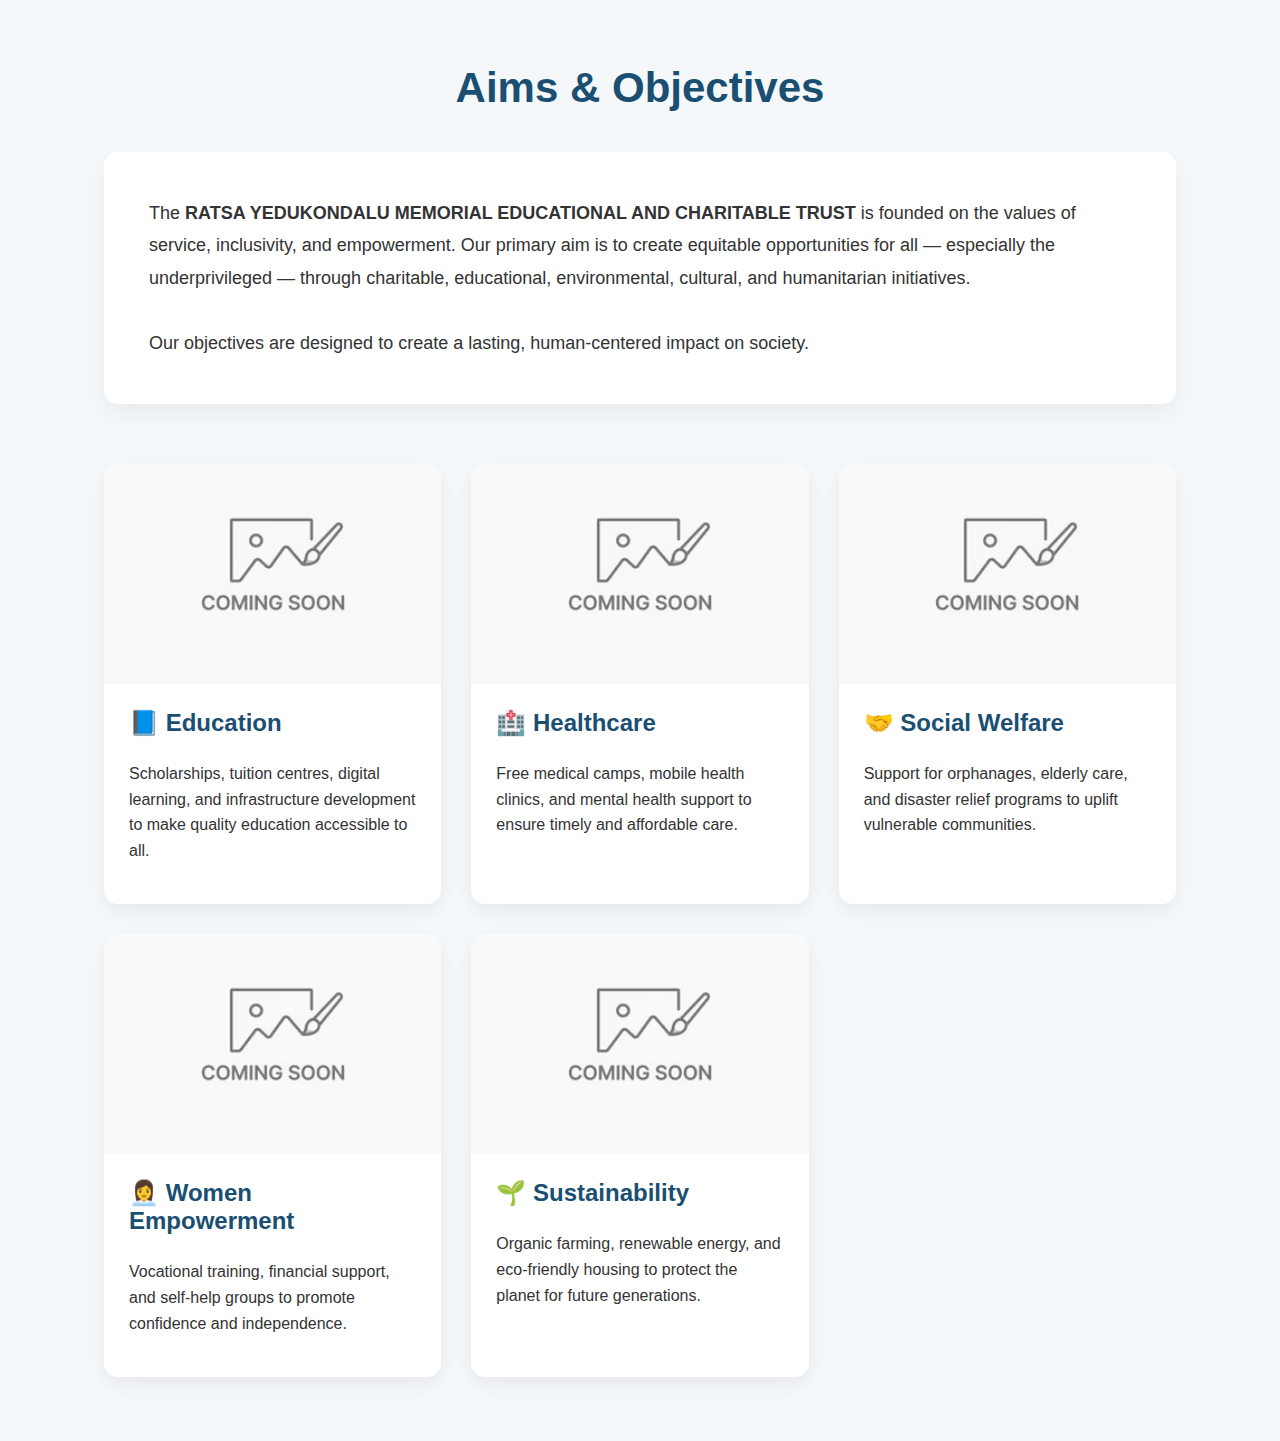
<file: sections/aims&objective.html>
<!doctype html>
<html lang="en">
  <head>
    <meta charset="UTF-8" />
    <meta name="viewport" content="width=device-width, initial-scale=1.0" />
    <title>Aims & Objectives</title>

    <style>
      * {
        box-sizing: border-box;
      }

      body {
        margin: 0;
        font-family: "Segoe UI", sans-serif;
        background: #f4f8fb;
        color: #333;
      }

      .container {
        max-width: 1200px;
        margin: auto;
        padding: 5vw;
      }

      .section-title {
        text-align: center;
        font-size: clamp(30px, 4vw, 42px);
        color: #1a4f72;
        margin-bottom: 40px;
        font-weight: bold;
      }

      /* Intro */
      .intro-box {
        background: white;
        padding: clamp(25px, 4vw, 45px);
        border-radius: 14px;
        box-shadow: 0 10px 25px rgba(0, 0, 0, 0.05);
        line-height: 1.8;
        font-size: clamp(16px, 2vw, 18px);
      }

      /* Grid */
      .objective-grid {
        display: grid;
        grid-template-columns: repeat(auto-fit, minmax(260px, 1fr));
        gap: 30px;
        margin-top: 60px;
      }

      /* Card */
      .objective-card {
        background: white;
        border-radius: 14px;
        overflow: hidden;
        box-shadow: 0 8px 20px rgba(0, 0, 0, 0.06);
        transition: 0.3s;
        display: flex;
        flex-direction: column;
      }

      .objective-card:hover {
        transform: translateY(-6px);
      }

      /* Images */
      .objective-card img {
        width: 100%;
        height: 220px;
        object-fit: cover;
      }

      /* Content */
      .objective-content {
        padding: 25px;
      }

      .objective-content h3 {
        margin-top: 0;
        color: #1a4f72;
        font-size: clamp(20px, 2.5vw, 24px);
      }

      .objective-content p {
        font-size: clamp(15px, 2vw, 16px);
        line-height: 1.6;
      }

      /* Mobile */
      @media (max-width: 600px) {
        .objective-card img {
          height: 200px;
        }
      }
    </style>
  </head>

  <body>
    <div class="container">
      <div class="section-title">Aims & Objectives</div>

      <div class="intro-box">
        The
        <strong
          >RATSA YEDUKONDALU MEMORIAL EDUCATIONAL AND CHARITABLE TRUST</strong
        >
        is founded on the values of service, inclusivity, and empowerment. Our
        primary aim is to create equitable opportunities for all — especially
        the underprivileged — through charitable, educational, environmental,
        cultural, and humanitarian initiatives. <br /><br />
        Our objectives are designed to create a lasting, human-centered impact
        on society.
      </div>

      <div class="objective-grid">
        <div class="objective-card">
          <img src="../res/placeholder.jpg" alt="" />
          <div class="objective-content">
            <h3>📘 Education</h3>
            <p>
              Scholarships, tuition centres, digital learning, and
              infrastructure development to make quality education accessible to
              all.
            </p>
          </div>
        </div>

        <div class="objective-card">
          <img src="../res/placeholder.jpg" alt="" />
          <div class="objective-content">
            <h3>🏥 Healthcare</h3>
            <p>
              Free medical camps, mobile health clinics, and mental health
              support to ensure timely and affordable care.
            </p>
          </div>
        </div>

        <div class="objective-card">
          <img src="../res/placeholder.jpg" alt="" />
          <div class="objective-content">
            <h3>🤝 Social Welfare</h3>
            <p>
              Support for orphanages, elderly care, and disaster relief programs
              to uplift vulnerable communities.
            </p>
          </div>
        </div>

        <div class="objective-card">
          <img src="../res/placeholder.jpg" alt="" />
          <div class="objective-content">
            <h3>👩‍💼 Women Empowerment</h3>
            <p>
              Vocational training, financial support, and self-help groups to
              promote confidence and independence.
            </p>
          </div>
        </div>

        <div class="objective-card">
          <img src="../res/placeholder.jpg" alt="" />
          <div class="objective-content">
            <h3>🌱 Sustainability</h3>
            <p>
              Organic farming, renewable energy, and eco-friendly housing to
              protect the planet for future generations.
            </p>
          </div>
        </div>
      </div>
    </div>
  </body>
</html>
</file>
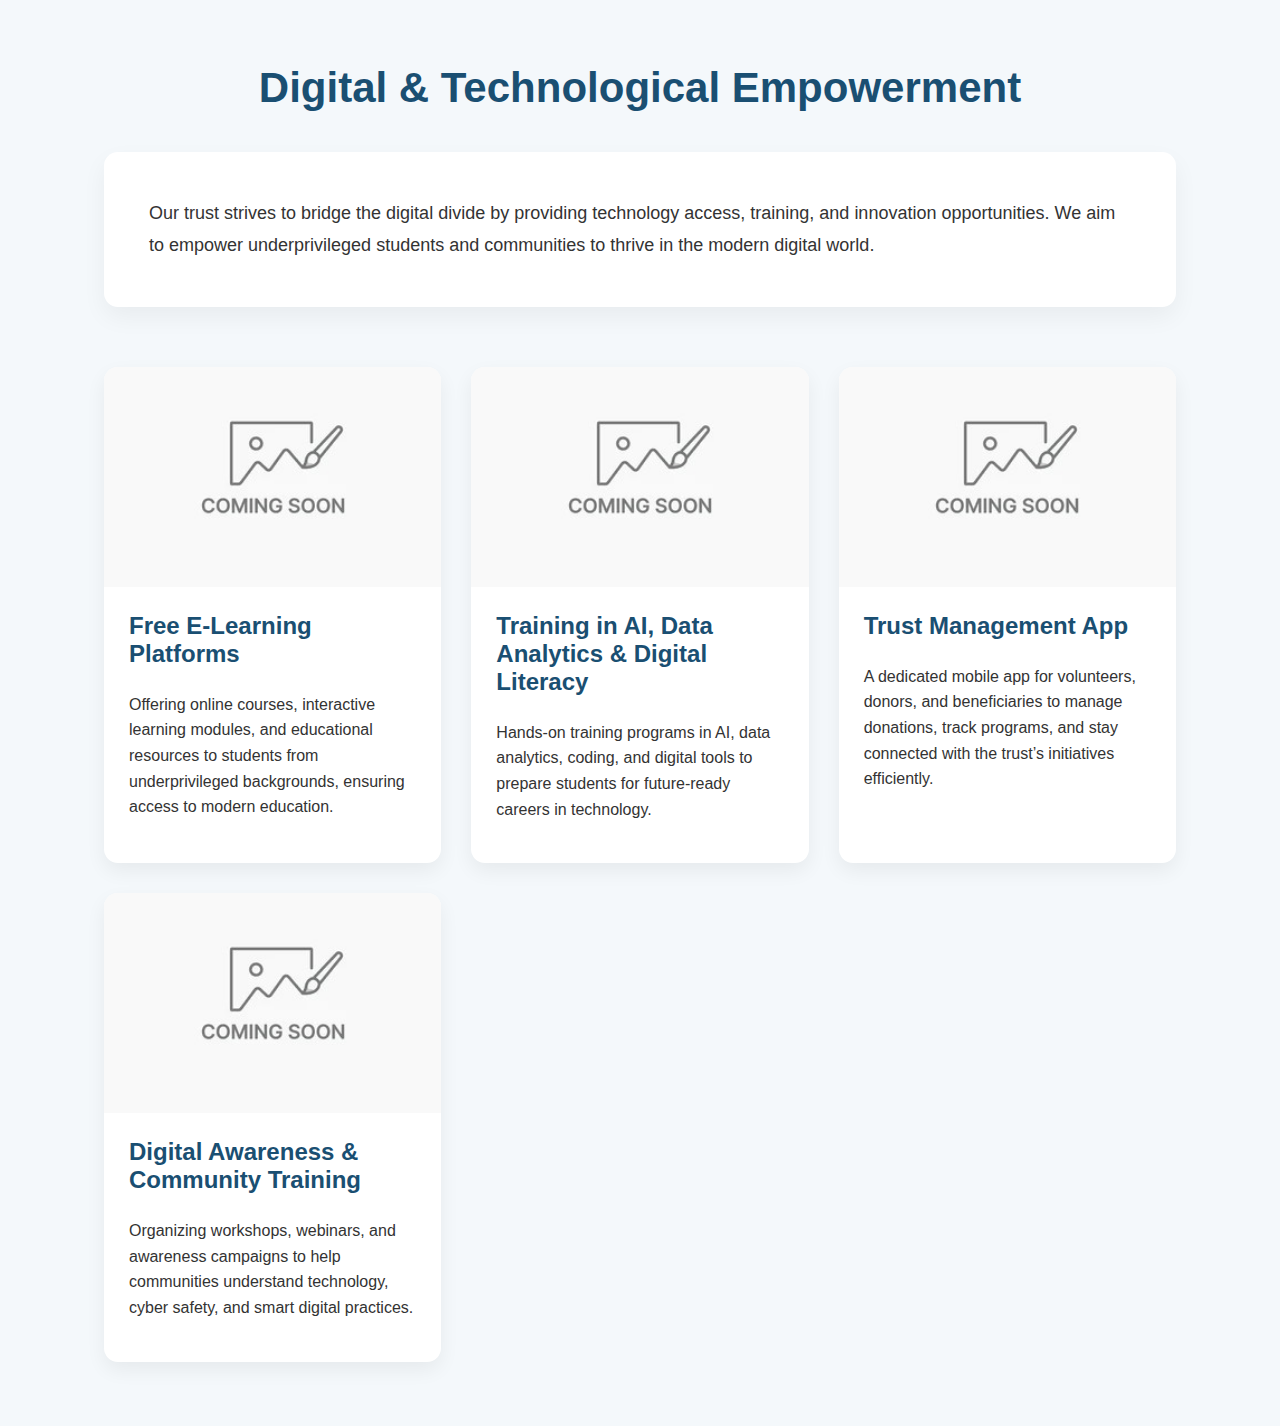
<file: sections/Digital_&_Technological_Empowerment.html>
<!doctype html>
<html lang="en">
  <head>
    <meta charset="UTF-8" />
    <meta name="viewport" content="width=device-width, initial-scale=1.0" />
    <title>Digital & Technological Empowerment</title>

    <style>
      * {
        box-sizing: border-box;
      }

      body {
        margin: 0;
        font-family: "Segoe UI", sans-serif;
        background: #f4f8fb;
        color: #333;
      }

      .container {
        max-width: 1200px;
        margin: auto;
        padding: 5vw;
      }

      .section-title {
        text-align: center;
        font-size: clamp(30px, 4vw, 42px);
        color: #1a4f72;
        margin-bottom: 40px;
        font-weight: bold;
      }

      /* Intro box */
      .intro-box {
        background: white;
        padding: clamp(25px, 4vw, 45px);
        border-radius: 14px;
        box-shadow: 0 10px 25px rgba(0, 0, 0, 0.05);
        line-height: 1.8;
        font-size: clamp(16px, 2vw, 18px);
        margin-bottom: 60px;
      }

      /* Grid */
      .digital-grid {
        display: grid;
        grid-template-columns: repeat(auto-fit, minmax(260px, 1fr));
        gap: 30px;
      }

      /* Card */
      .digital-card {
        background: white;
        border-radius: 14px;
        overflow: hidden;
        box-shadow: 0 8px 20px rgba(0, 0, 0, 0.06);
        transition:
          transform 0.3s ease,
          box-shadow 0.3s ease;
        display: flex;
        flex-direction: column;
        cursor: pointer;
      }

      .digital-card:hover {
        transform: translateY(-6px);
        box-shadow: 0 12px 30px rgba(0, 0, 0, 0.12);
      }

      /* Image */
      .digital-card img {
        width: 100%;
        height: 220px;
        object-fit: cover;
        transition: transform 0.3s ease;
      }

      .digital-card:hover img {
        transform: scale(1.08);
      }

      /* Content */
      .digital-content {
        padding: 25px;
      }

      .digital-content h3 {
        margin-top: 0;
        color: #1a4f72;
        font-size: clamp(20px, 2.5vw, 24px);
      }

      .digital-content p {
        font-size: clamp(15px, 2vw, 16px);
        line-height: 1.6;
      }

      /* Mobile */
      @media (max-width: 600px) {
        .digital-card img {
          height: 200px;
        }
      }
    </style>
  </head>

  <body>
    <div class="container">
      <div class="section-title">Digital & Technological Empowerment</div>

      <div class="intro-box">
        Our trust strives to bridge the digital divide by providing technology
        access, training, and innovation opportunities. We aim to empower
        underprivileged students and communities to thrive in the modern digital
        world.
      </div>

      <div class="digital-grid">
        <div class="digital-card">
          <img src="../res/placeholder.jpg" alt="E-Learning Platforms" />
          <div class="digital-content">
            <h3>Free E-Learning Platforms</h3>
            <p>
              Offering online courses, interactive learning modules, and
              educational resources to students from underprivileged
              backgrounds, ensuring access to modern education.
            </p>
          </div>
        </div>

        <div class="digital-card">
          <img src="../res/placeholder.jpg" alt="Digital Skills Training" />
          <div class="digital-content">
            <h3>Training in AI, Data Analytics & Digital Literacy</h3>
            <p>
              Hands-on training programs in AI, data analytics, coding, and
              digital tools to prepare students for future-ready careers in
              technology.
            </p>
          </div>
        </div>

        <div class="digital-card">
          <img src="../res/placeholder.jpg" alt="Trust Management App" />
          <div class="digital-content">
            <h3>Trust Management App</h3>
            <p>
              A dedicated mobile app for volunteers, donors, and beneficiaries
              to manage donations, track programs, and stay connected with the
              trust’s initiatives efficiently.
            </p>
          </div>
        </div>

        <div class="digital-card">
          <img src="../res/placeholder.jpg" alt="Digital Awareness Programs" />
          <div class="digital-content">
            <h3>Digital Awareness & Community Training</h3>
            <p>
              Organizing workshops, webinars, and awareness campaigns to help
              communities understand technology, cyber safety, and smart digital
              practices.
            </p>
          </div>
        </div>
      </div>
    </div>
  </body>
</html>
</file>
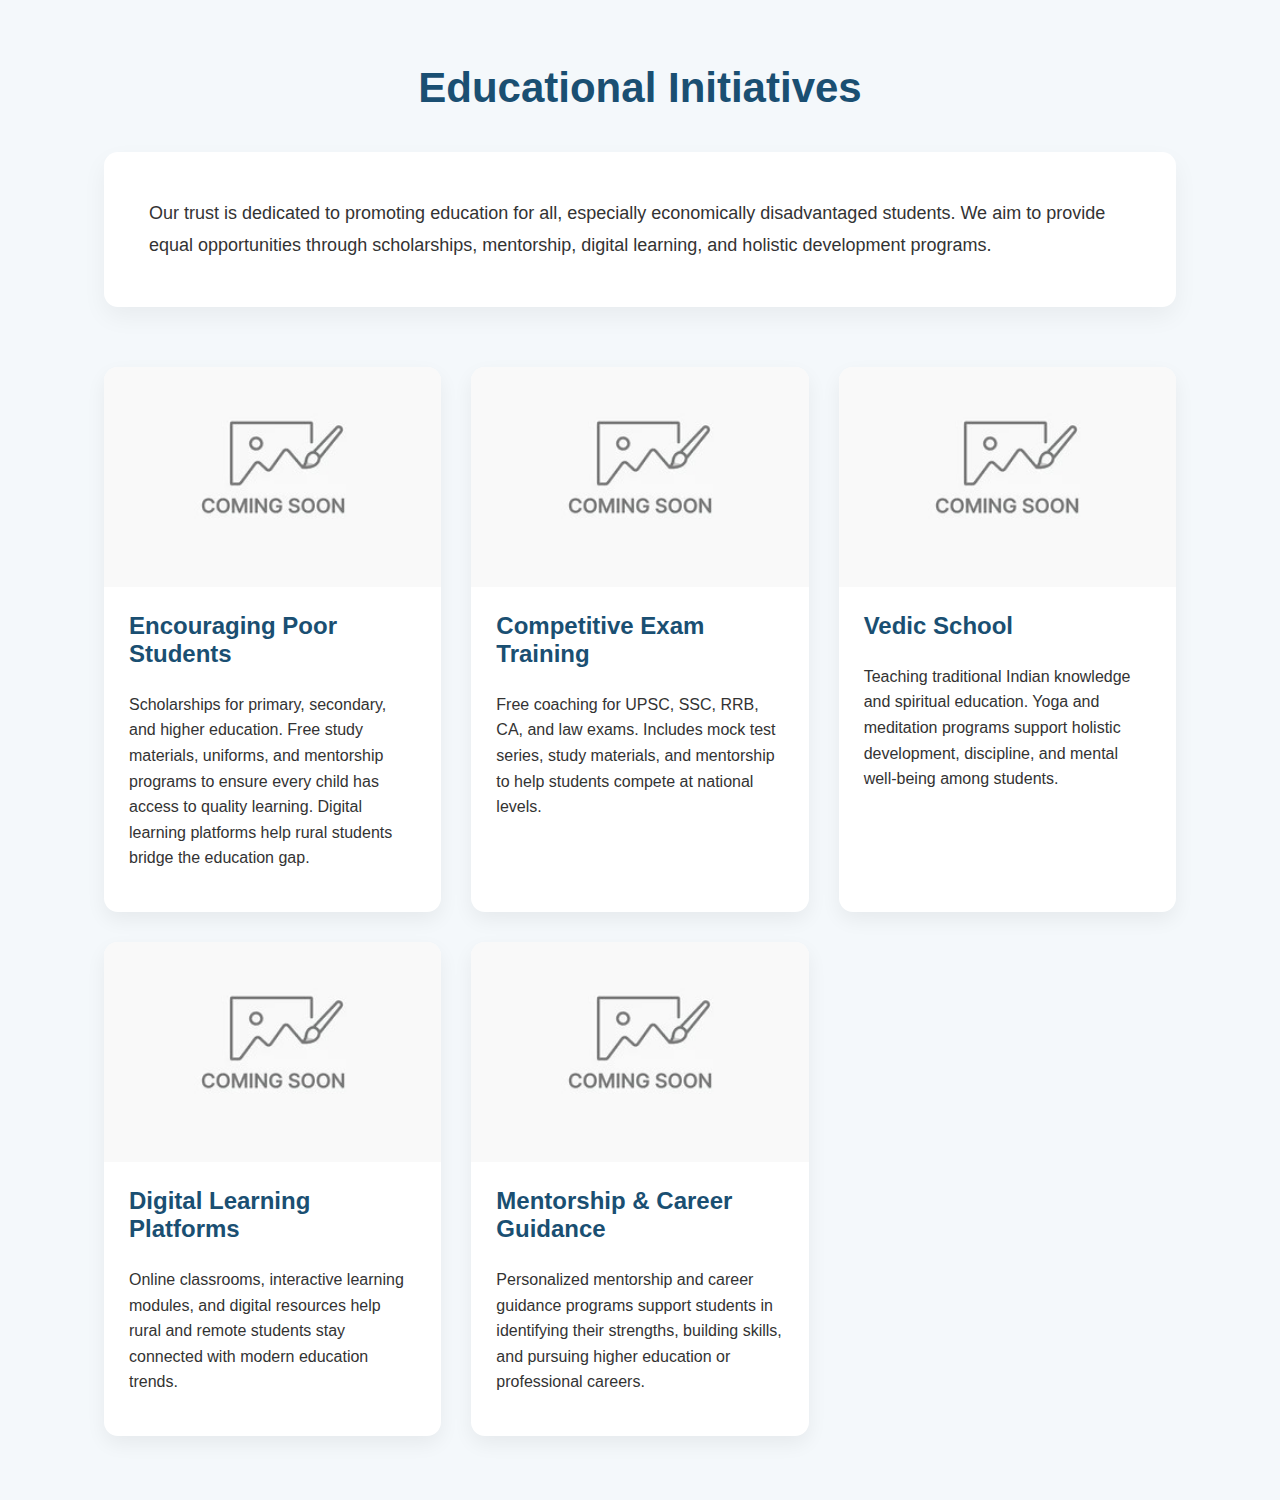
<file: sections/educationalInitiatives.html>
<!doctype html>
<html lang="en">
  <head>
    <meta charset="UTF-8" />
    <meta name="viewport" content="width=device-width, initial-scale=1.0" />
    <title>Educational Initiatives</title>

    <style>
      * {
        box-sizing: border-box;
      }

      body {
        margin: 0;
        font-family: "Segoe UI", sans-serif;
        background: #f4f8fb;
        color: #333;
      }

      .container {
        max-width: 1200px;
        margin: auto;
        padding: 5vw;
      }

      .section-title {
        text-align: center;
        font-size: clamp(30px, 4vw, 42px);
        color: #1a4f72;
        margin-bottom: 40px;
        font-weight: bold;
      }

      /* Intro box */
      .intro-box {
        background: white;
        padding: clamp(25px, 4vw, 45px);
        border-radius: 14px;
        box-shadow: 0 10px 25px rgba(0, 0, 0, 0.05);
        line-height: 1.8;
        font-size: clamp(16px, 2vw, 18px);
        margin-bottom: 60px;
      }

      /* Grid */
      .initiative-grid {
        display: grid;
        grid-template-columns: repeat(auto-fit, minmax(260px, 1fr));
        gap: 30px;
      }

      /* Card */
      .initiative-card {
        background: white;
        border-radius: 14px;
        overflow: hidden;
        box-shadow: 0 8px 20px rgba(0, 0, 0, 0.06);
        transition:
          transform 0.3s ease,
          box-shadow 0.3s ease;
        display: flex;
        flex-direction: column;
        cursor: pointer;
      }

      .initiative-card:hover {
        transform: translateY(-6px);
        box-shadow: 0 12px 30px rgba(0, 0, 0, 0.12);
      }

      /* Image */
      .initiative-card img {
        width: 100%;
        height: 220px;
        object-fit: cover;
        transition: transform 0.3s ease;
      }

      .initiative-card:hover img {
        transform: scale(1.08);
      }

      /* Content */
      .initiative-content {
        padding: 25px;
      }

      .initiative-content h3 {
        margin-top: 0;
        color: #1a4f72;
        font-size: clamp(20px, 2.5vw, 24px);
      }

      .initiative-content p {
        font-size: clamp(15px, 2vw, 16px);
        line-height: 1.6;
      }

      /* Mobile */
      @media (max-width: 600px) {
        .initiative-card img {
          height: 200px;
        }
      }
    </style>
  </head>

  <body>
    <div class="container">
      <div class="section-title">Educational Initiatives</div>

      <div class="intro-box">
        Our trust is dedicated to promoting education for all, especially
        economically disadvantaged students. We aim to provide equal
        opportunities through scholarships, mentorship, digital learning, and
        holistic development programs.
      </div>

      <div class="initiative-grid">
        <div class="initiative-card">
          <img src="../res/placeholder.jpg" alt="Scholarships" />
          <div class="initiative-content">
            <h3>Encouraging Poor Students</h3>
            <p>
              Scholarships for primary, secondary, and higher education. Free
              study materials, uniforms, and mentorship programs to ensure every
              child has access to quality learning. Digital learning platforms
              help rural students bridge the education gap.
            </p>
          </div>
        </div>

        <div class="initiative-card">
          <img src="../res/placeholder.jpg" alt="Competitive Exam Training" />
          <div class="initiative-content">
            <h3>Competitive Exam Training</h3>
            <p>
              Free coaching for UPSC, SSC, RRB, CA, and law exams. Includes mock
              test series, study materials, and mentorship to help students
              compete at national levels.
            </p>
          </div>
        </div>

        <div class="initiative-card">
          <img src="../res/placeholder.jpg" alt="Vedic School" />
          <div class="initiative-content">
            <h3>Vedic School</h3>
            <p>
              Teaching traditional Indian knowledge and spiritual education.
              Yoga and meditation programs support holistic development,
              discipline, and mental well-being among students.
            </p>
          </div>
        </div>

        <div class="initiative-card">
          <img src="../res/placeholder.jpg" alt="Digital Learning" />
          <div class="initiative-content">
            <h3>Digital Learning Platforms</h3>
            <p>
              Online classrooms, interactive learning modules, and digital
              resources help rural and remote students stay connected with
              modern education trends.
            </p>
          </div>
        </div>

        <div class="initiative-card">
          <img src="../res/placeholder.jpg" alt="Mentorship Programs" />
          <div class="initiative-content">
            <h3>Mentorship & Career Guidance</h3>
            <p>
              Personalized mentorship and career guidance programs support
              students in identifying their strengths, building skills, and
              pursuing higher education or professional careers.
            </p>
          </div>
        </div>
      </div>
    </div>
  </body>
</html>
</file>
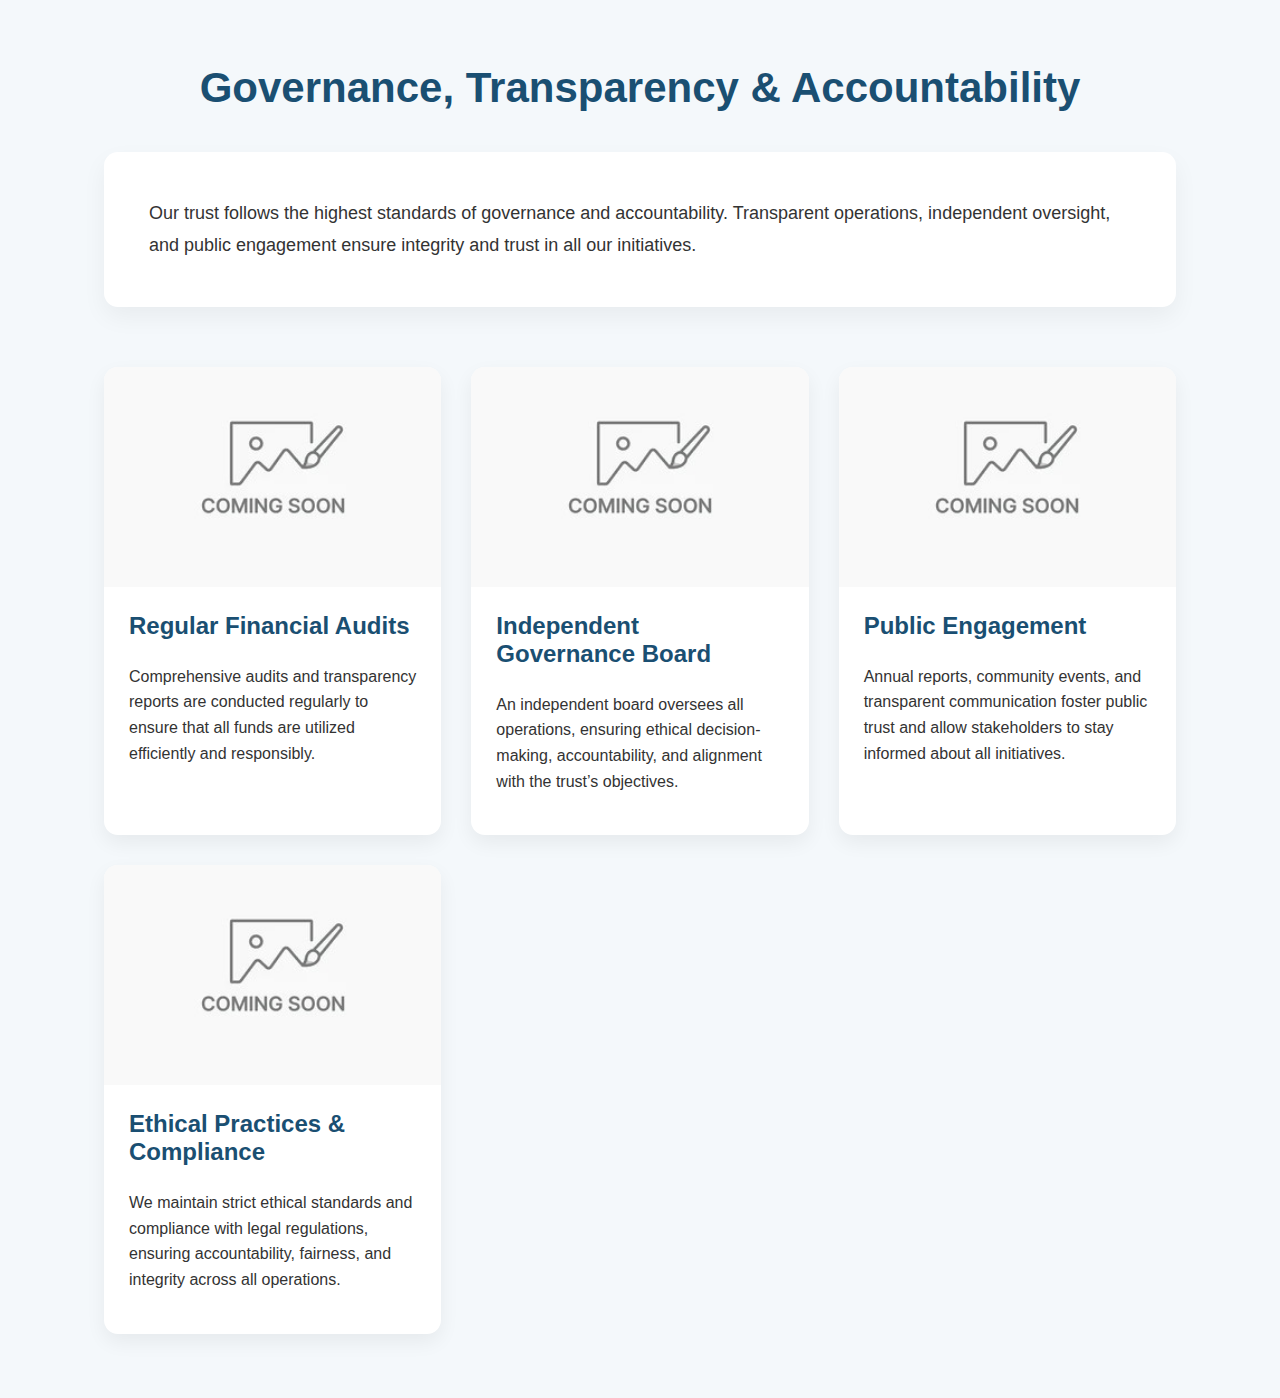
<file: sections/Governance.html>
<!doctype html>
<html lang="en">
  <head>
    <meta charset="UTF-8" />
    <meta name="viewport" content="width=device-width, initial-scale=1.0" />
    <title>Governance, Transparency & Accountability</title>

    <style>
      * {
        box-sizing: border-box;
      }

      body {
        margin: 0;
        font-family: "Segoe UI", sans-serif;
        background: #f4f8fb;
        color: #333;
      }

      .container {
        max-width: 1200px;
        margin: auto;
        padding: 5vw;
      }

      .section-title {
        text-align: center;
        font-size: clamp(30px, 4vw, 42px);
        color: #1a4f72;
        margin-bottom: 40px;
        font-weight: bold;
      }

      /* Intro box */
      .intro-box {
        background: white;
        padding: clamp(25px, 4vw, 45px);
        border-radius: 14px;
        box-shadow: 0 10px 25px rgba(0, 0, 0, 0.05);
        line-height: 1.8;
        font-size: clamp(16px, 2vw, 18px);
        margin-bottom: 60px;
      }

      /* Grid */
      .governance-grid {
        display: grid;
        grid-template-columns: repeat(auto-fit, minmax(260px, 1fr));
        gap: 30px;
      }

      /* Card */
      .governance-card {
        background: white;
        border-radius: 14px;
        overflow: hidden;
        box-shadow: 0 8px 20px rgba(0, 0, 0, 0.06);
        transition:
          transform 0.3s ease,
          box-shadow 0.3s ease;
        display: flex;
        flex-direction: column;
        cursor: pointer;
      }

      .governance-card:hover {
        transform: translateY(-6px);
        box-shadow: 0 12px 30px rgba(0, 0, 0, 0.12);
      }

      /* Image */
      .governance-card img {
        width: 100%;
        height: 220px;
        object-fit: cover;
        transition: transform 0.3s ease;
      }

      .governance-card:hover img {
        transform: scale(1.08);
      }

      /* Content */
      .governance-content {
        padding: 25px;
      }

      .governance-content h3 {
        margin-top: 0;
        color: #1a4f72;
        font-size: clamp(20px, 2.5vw, 24px);
      }

      .governance-content p {
        font-size: clamp(15px, 2vw, 16px);
        line-height: 1.6;
      }

      /* Mobile */
      @media (max-width: 600px) {
        .governance-card img {
          height: 200px;
        }
      }
    </style>
  </head>

  <body>
    <div class="container">
      <div class="section-title">Governance, Transparency & Accountability</div>

      <div class="intro-box">
        Our trust follows the highest standards of governance and
        accountability. Transparent operations, independent oversight, and
        public engagement ensure integrity and trust in all our initiatives.
      </div>

      <div class="governance-grid">
        <div class="governance-card">
          <img src="../res/placeholder.jpg" alt="Financial Audits" />
          <div class="governance-content">
            <h3>Regular Financial Audits</h3>
            <p>
              Comprehensive audits and transparency reports are conducted
              regularly to ensure that all funds are utilized efficiently and
              responsibly.
            </p>
          </div>
        </div>

        <div class="governance-card">
          <img
            src="../res/placeholder.jpg"
            alt="Independent Governance Board"
          />
          <div class="governance-content">
            <h3>Independent Governance Board</h3>
            <p>
              An independent board oversees all operations, ensuring ethical
              decision-making, accountability, and alignment with the trust’s
              objectives.
            </p>
          </div>
        </div>

        <div class="governance-card">
          <img src="../res/placeholder.jpg" alt="Public Engagement" />
          <div class="governance-content">
            <h3>Public Engagement</h3>
            <p>
              Annual reports, community events, and transparent communication
              foster public trust and allow stakeholders to stay informed about
              all initiatives.
            </p>
          </div>
        </div>

        <div class="governance-card">
          <img src="../res/placeholder.jpg" alt="Ethical Practices" />
          <div class="governance-content">
            <h3>Ethical Practices & Compliance</h3>
            <p>
              We maintain strict ethical standards and compliance with legal
              regulations, ensuring accountability, fairness, and integrity
              across all operations.
            </p>
          </div>
        </div>
      </div>
    </div>
  </body>
</html>
</file>
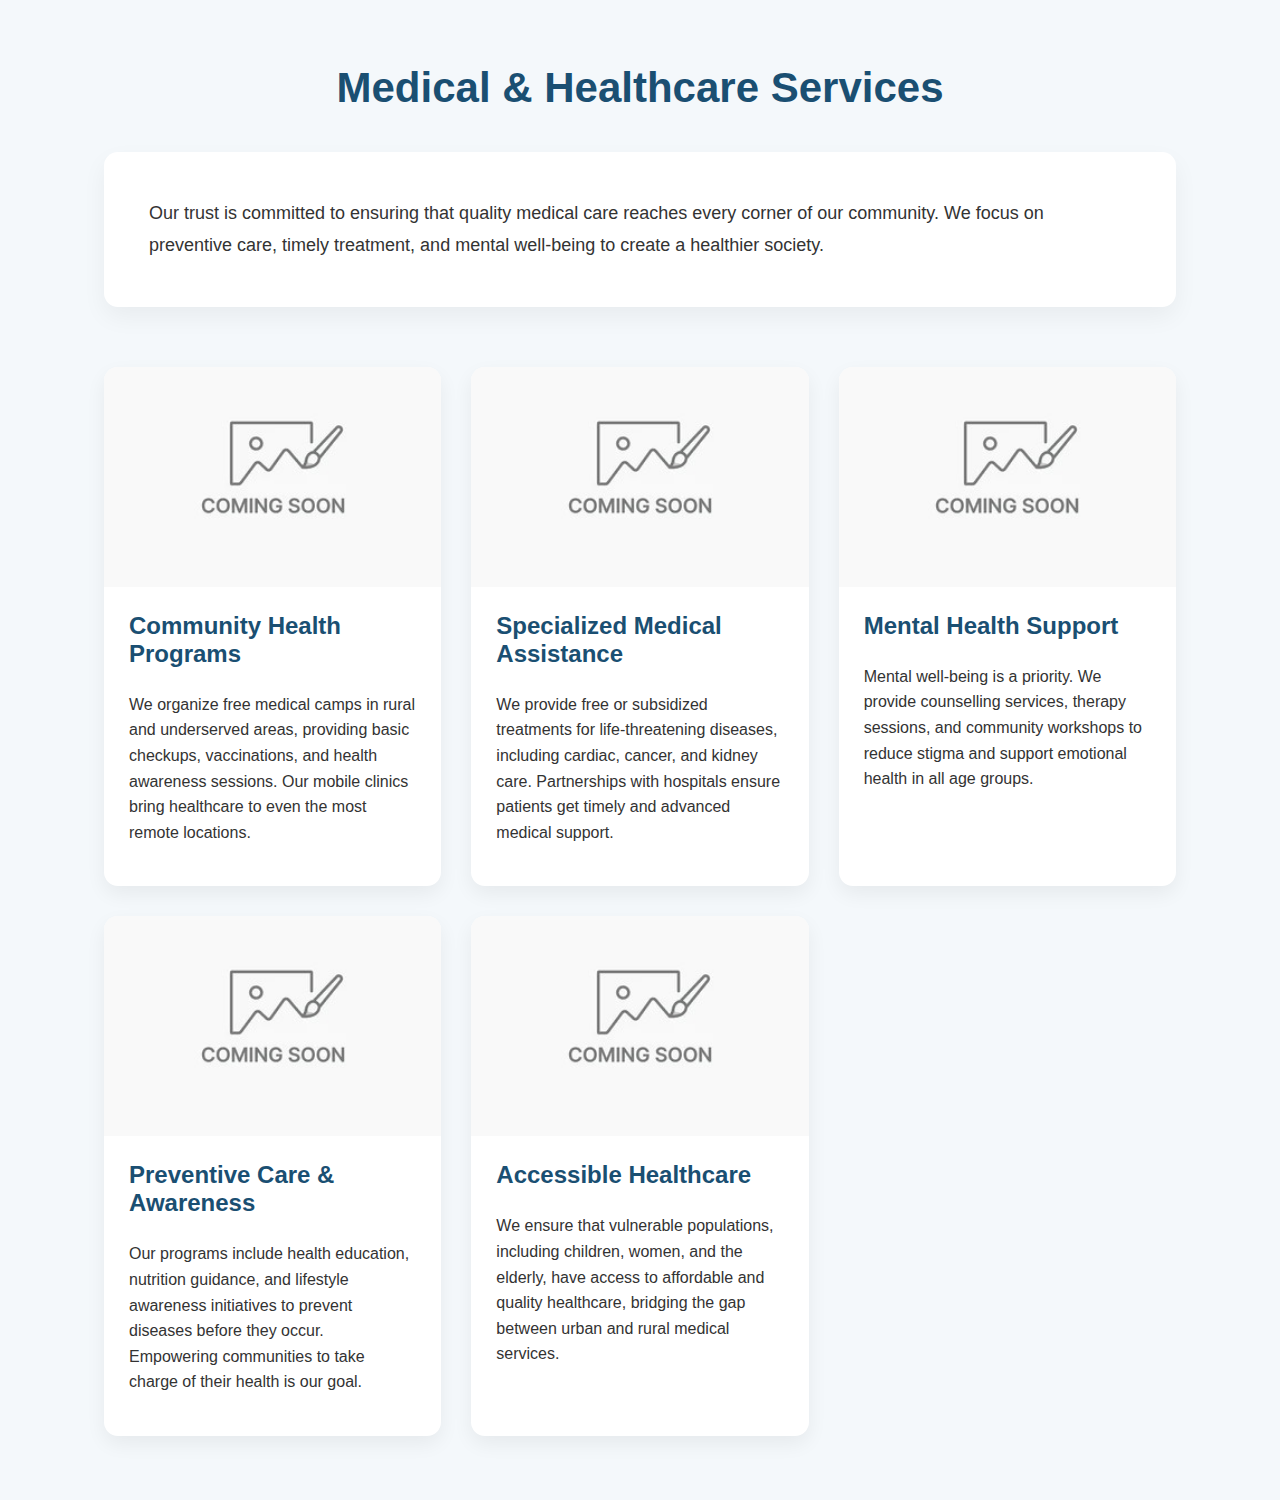
<file: sections/healthServices.html>
<!doctype html>
<html lang="en">
  <head>
    <meta charset="UTF-8" />
    <meta name="viewport" content="width=device-width, initial-scale=1.0" />
    <title>Medical & Healthcare Services</title>

    <style>
      * {
        box-sizing: border-box;
      }

      body {
        margin: 0;
        font-family: "Segoe UI", sans-serif;
        background: #f4f8fb;
        color: #333;
      }

      .container {
        max-width: 1200px;
        margin: auto;
        padding: 5vw;
      }

      .section-title {
        text-align: center;
        font-size: clamp(30px, 4vw, 42px);
        color: #1a4f72;
        margin-bottom: 40px;
        font-weight: bold;
      }

      /* Intro box */
      .intro-box {
        background: white;
        padding: clamp(25px, 4vw, 45px);
        border-radius: 14px;
        box-shadow: 0 10px 25px rgba(0, 0, 0, 0.05);
        line-height: 1.8;
        font-size: clamp(16px, 2vw, 18px);
        margin-bottom: 60px;
      }

      /* Grid */
      .service-grid {
        display: grid;
        grid-template-columns: repeat(auto-fit, minmax(260px, 1fr));
        gap: 30px;
      }

      /* Service Card */
      .service-card {
        position: relative;
        background: white;
        border-radius: 14px;
        overflow: hidden;
        box-shadow: 0 8px 20px rgba(0, 0, 0, 0.06);
        transition:
          transform 0.3s ease,
          box-shadow 0.3s ease;
        display: flex;
        flex-direction: column;
        cursor: pointer;
      }

      .service-card:hover {
        transform: translateY(-6px);
        box-shadow: 0 12px 30px rgba(0, 0, 0, 0.12);
      }

      /* Image */
      .service-card img {
        width: 100%;
        height: 220px;
        object-fit: cover;
        transition: transform 0.3s ease;
      }

      .service-card:hover img {
        transform: scale(1.08);
      }

      /* Content */
      .service-content {
        padding: 25px;
      }

      .service-content h3 {
        margin-top: 0;
        color: #1a4f72;
        font-size: clamp(20px, 2.5vw, 24px);
      }

      .service-content p {
        font-size: clamp(15px, 2vw, 16px);
        line-height: 1.6;
      }

      /* Mobile */
      @media (max-width: 600px) {
        .service-card img {
          height: 200px;
        }
      }
    </style>
  </head>

  <body>
    <div class="container">
      <div class="section-title">Medical & Healthcare Services</div>

      <div class="intro-box">
        Our trust is committed to ensuring that quality medical care reaches
        every corner of our community. We focus on preventive care, timely
        treatment, and mental well-being to create a healthier society.
      </div>

      <div class="service-grid">
        <div class="service-card">
          <img src="../res/placeholder.jpg" alt="Medical Camps" />
          <div class="service-content">
            <h3>Community Health Programs</h3>
            <p>
              We organize free medical camps in rural and underserved areas,
              providing basic checkups, vaccinations, and health awareness
              sessions. Our mobile clinics bring healthcare to even the most
              remote locations.
            </p>
          </div>
        </div>

        <div class="service-card">
          <img src="../res/placeholder.jpg" alt="Specialized Assistance" />
          <div class="service-content">
            <h3>Specialized Medical Assistance</h3>
            <p>
              We provide free or subsidized treatments for life-threatening
              diseases, including cardiac, cancer, and kidney care. Partnerships
              with hospitals ensure patients get timely and advanced medical
              support.
            </p>
          </div>
        </div>

        <div class="service-card">
          <img src="../res/placeholder.jpg" alt="Mental Health" />
          <div class="service-content">
            <h3>Mental Health Support</h3>
            <p>
              Mental well-being is a priority. We provide counselling services,
              therapy sessions, and community workshops to reduce stigma and
              support emotional health in all age groups.
            </p>
          </div>
        </div>

        <div class="service-card">
          <img src="../res/placeholder.jpg" alt="Preventive Care" />
          <div class="service-content">
            <h3>Preventive Care & Awareness</h3>
            <p>
              Our programs include health education, nutrition guidance, and
              lifestyle awareness initiatives to prevent diseases before they
              occur. Empowering communities to take charge of their health is
              our goal.
            </p>
          </div>
        </div>

        <div class="service-card">
          <img src="../res/placeholder.jpg" alt="Healthcare Access" />
          <div class="service-content">
            <h3>Accessible Healthcare</h3>
            <p>
              We ensure that vulnerable populations, including children, women,
              and the elderly, have access to affordable and quality healthcare,
              bridging the gap between urban and rural medical services.
            </p>
          </div>
        </div>
      </div>
    </div>
  </body>
</html>
</file>
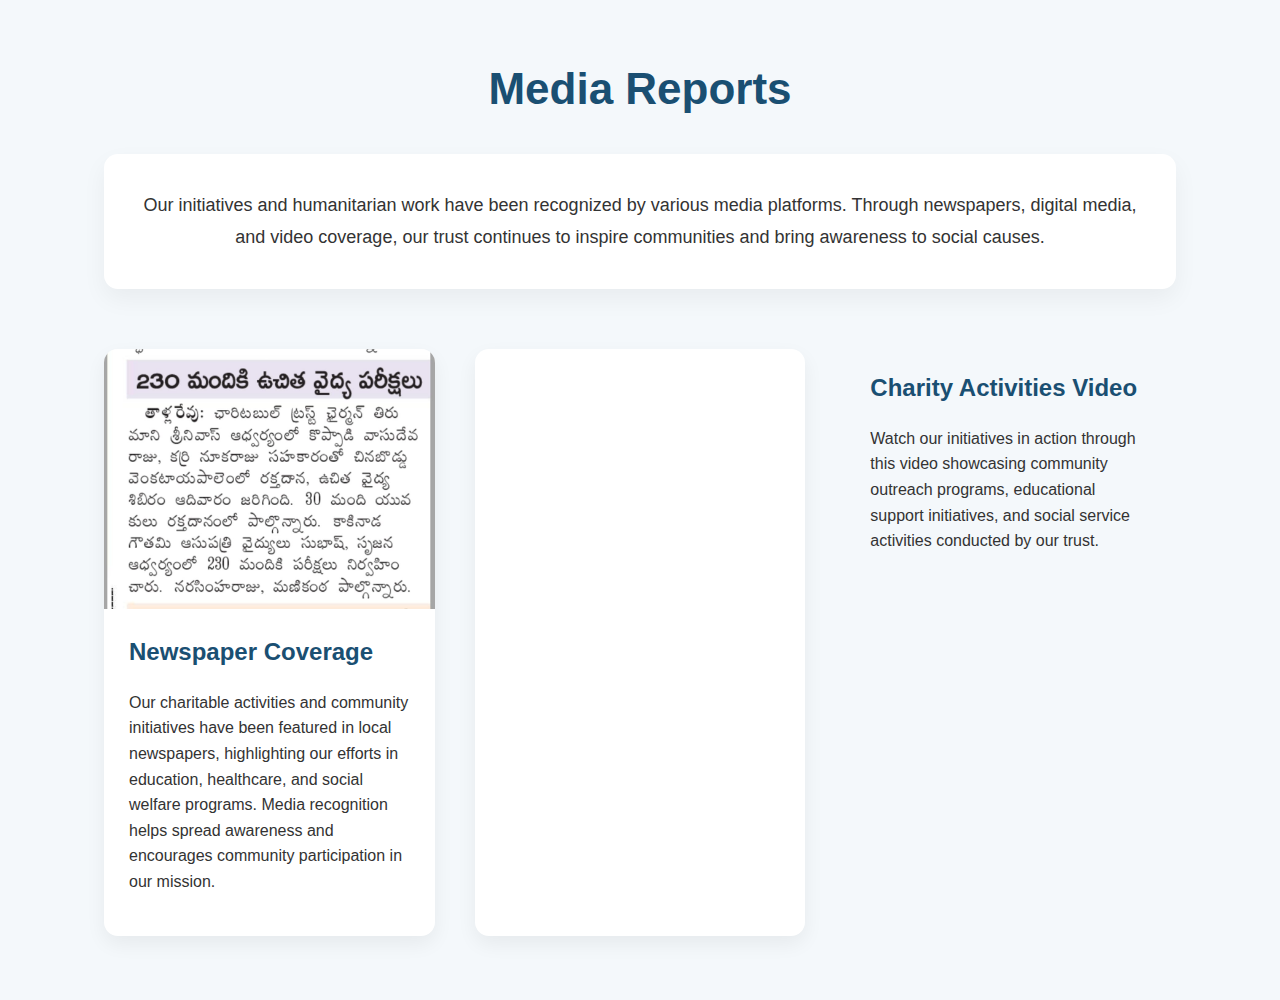
<file: sections/mediaReports.html>
<!doctype html>
<html lang="en">
  <head>
    <meta charset="UTF-8" />
    <meta name="viewport" content="width=device-width, initial-scale=1.0" />
    <title>Media Reports</title>

    <style>
      * {
        box-sizing: border-box;
      }

      body {
        margin: 0;
        font-family: "Segoe UI", sans-serif;
        background: #f4f8fb;
        color: #333;
      }

      .container {
        max-width: 1200px;
        margin: auto;
        padding: 5vw;
      }

      .section-title {
        text-align: center;
        font-size: clamp(32px, 4vw, 44px);
        color: #1a4f72;
        margin-bottom: 40px;
        font-weight: bold;
      }

      /* Intro */

      .intro {
        background: white;
        padding: 35px;
        border-radius: 14px;
        box-shadow: 0 10px 25px rgba(0, 0, 0, 0.05);
        text-align: center;
        line-height: 1.8;
        font-size: clamp(16px, 2vw, 18px);
        margin-bottom: 60px;
      }

      /* Grid */

      .media-grid {
        display: grid;
        grid-template-columns: repeat(auto-fit, minmax(320px, 1fr));
        gap: 40px;
      }

      /* Card */

      .media-card {
        background: white;
        border-radius: 14px;
        overflow: hidden;
        box-shadow: 0 8px 20px rgba(0, 0, 0, 0.06);
        transition: 0.3s;
      }

      .media-card:hover {
        transform: translateY(-6px);
        box-shadow: 0 12px 30px rgba(0, 0, 0, 0.12);
      }

      /* Image */

      .media-card img {
        width: 100%;
        height: 260px;
        object-fit: cover;
      }

      /* Video */

      .video-container {
        position: relative;
        padding-bottom: 56.25%;
        height: 0;
      }

      .video-container iframe {
        position: absolute;
        top: 0;
        left: 0;
        width: 100%;
        height: 100%;
        border: none;
      }

      /* Content */

      .media-content {
        padding: 25px;
      }

      .media-content h3 {
        margin-top: 0;
        color: #1a4f72;
        font-size: 24px;
      }

      .media-content p {
        line-height: 1.6;
        font-size: 16px;
      }

      /* Mobile */

      @media (max-width: 600px) {
        .media-card img {
          height: 220px;
        }
      }
    </style>
  </head>

  <body>
    <div class="container">
      <div class="section-title">Media Reports</div>

      <div class="intro">
        Our initiatives and humanitarian work have been recognized by various
        media platforms. Through newspapers, digital media, and video coverage,
        our trust continues to inspire communities and bring awareness to social
        causes.
      </div>

      <div class="media-grid">
        <!-- Newspaper Report -->

        <div class="media-card">
          <img
            src="../res/sections/mediaReports/news.jpeg"
            alt="Newspaper Charity Report"
          />

          <div class="media-content">
            <h3>Newspaper Coverage</h3>

            <p>
              Our charitable activities and community initiatives have been
              featured in local newspapers, highlighting our efforts in
              education, healthcare, and social welfare programs. Media
              recognition helps spread awareness and encourages community
              participation in our mission.
            </p>
          </div>
        </div>

        <!-- YouTube Video -->

        <div class="media-card">
          <div class="video-container">
<iframe id="vid" width="560" height="315" src="https://www.youtube.com/embed/bVy0jMPffYQ?si=YbqCvneqDEsTCgR5&enablejsapi=1" title="YouTube video player" frameborder="0" allow="accelerometer; autoplay; clipboard-write; encrypted-media; gyroscope; picture-in-picture;" referrerpolicy="strict-origin-when-cross-origin" allowfullscreen></iframe>
      </div>   
          </div>

          <div class="media-content">
            <h3>Charity Activities Video</h3>

            <p>
              Watch our initiatives in action through this video showcasing
              community outreach programs, educational support initiatives, and
              social service activities conducted by our trust.
            </p>
          </div>
        </div>
      </div>
    </div>
  </body>
</html>
</file>
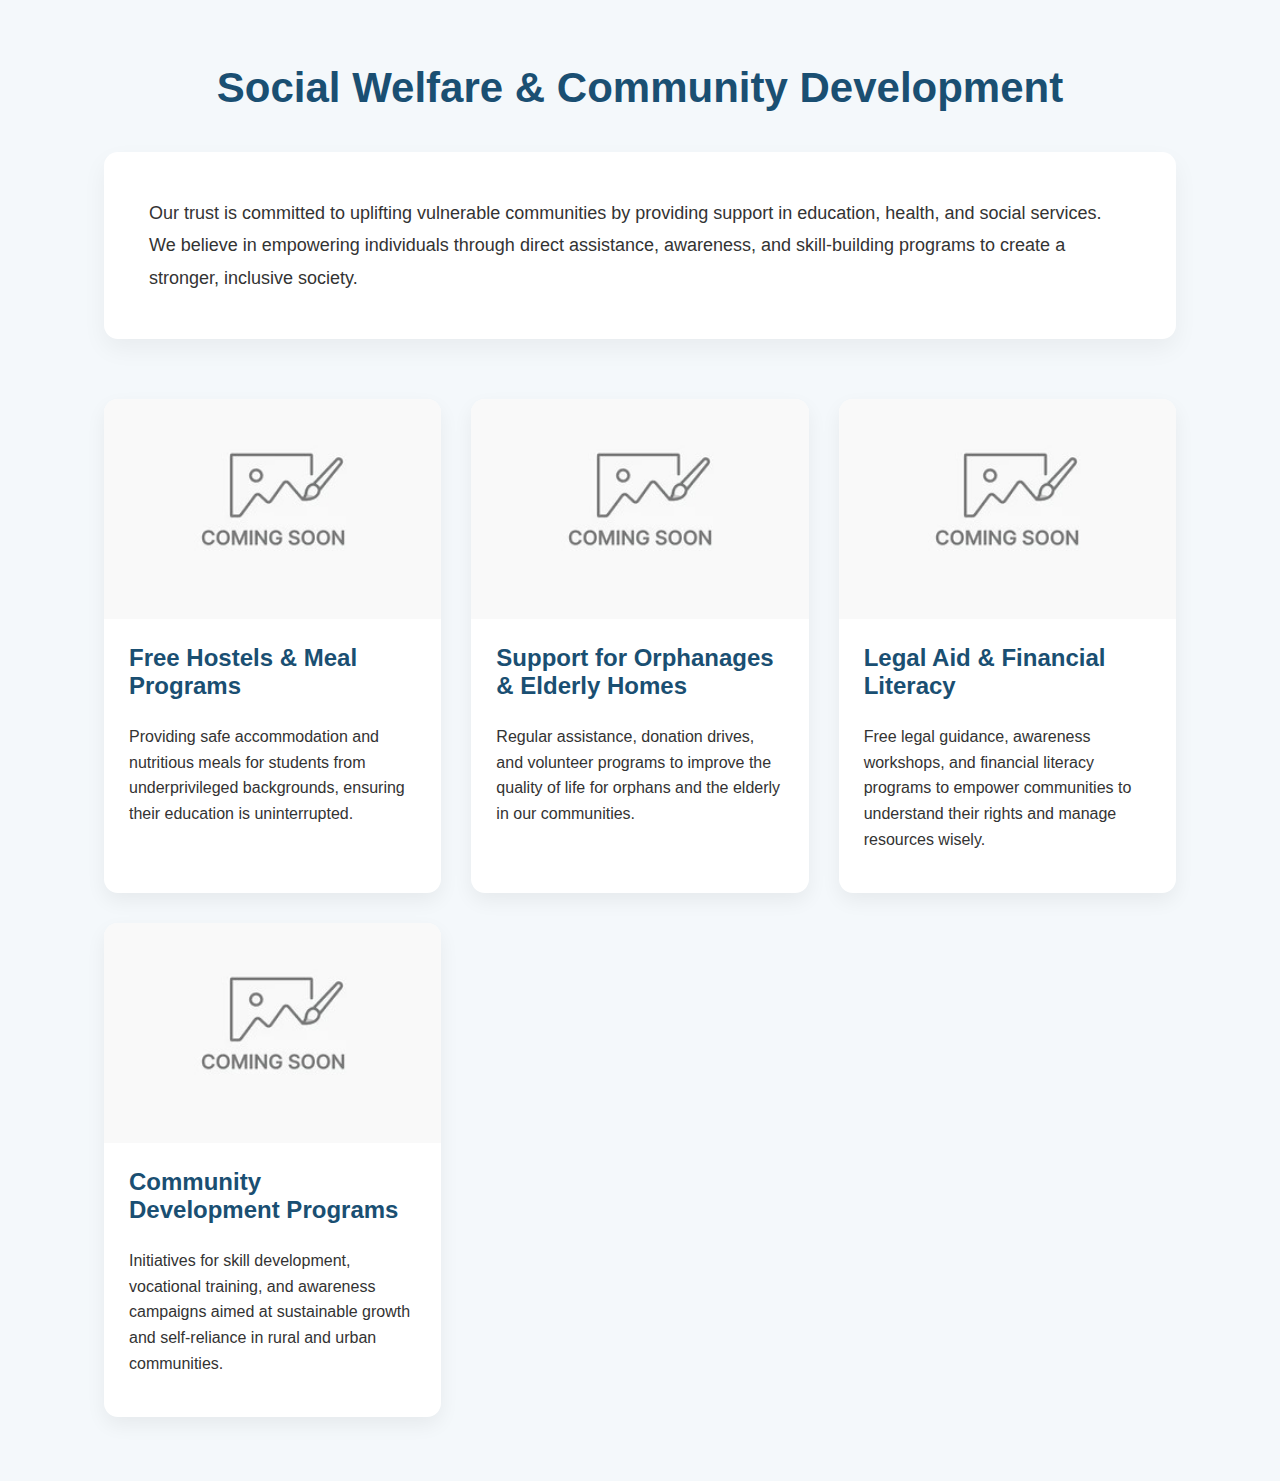
<file: sections/socialWelfare.html>
<!doctype html>
<html lang="en">
  <head>
    <meta charset="UTF-8" />
    <meta name="viewport" content="width=device-width, initial-scale=1.0" />
    <title>Social Welfare & Community Development</title>

    <style>
      * {
        box-sizing: border-box;
      }

      body {
        margin: 0;
        font-family: "Segoe UI", sans-serif;
        background: #f4f8fb;
        color: #333;
      }

      .container {
        max-width: 1200px;
        margin: auto;
        padding: 5vw;
      }

      .section-title {
        text-align: center;
        font-size: clamp(30px, 4vw, 42px);
        color: #1a4f72;
        margin-bottom: 40px;
        font-weight: bold;
      }

      /* Intro box */
      .intro-box {
        background: white;
        padding: clamp(25px, 4vw, 45px);
        border-radius: 14px;
        box-shadow: 0 10px 25px rgba(0, 0, 0, 0.05);
        line-height: 1.8;
        font-size: clamp(16px, 2vw, 18px);
        margin-bottom: 60px;
      }

      /* Grid */
      .community-grid {
        display: grid;
        grid-template-columns: repeat(auto-fit, minmax(260px, 1fr));
        gap: 30px;
      }

      /* Card */
      .community-card {
        background: white;
        border-radius: 14px;
        overflow: hidden;
        box-shadow: 0 8px 20px rgba(0, 0, 0, 0.06);
        transition:
          transform 0.3s ease,
          box-shadow 0.3s ease;
        display: flex;
        flex-direction: column;
        cursor: pointer;
      }

      .community-card:hover {
        transform: translateY(-6px);
        box-shadow: 0 12px 30px rgba(0, 0, 0, 0.12);
      }

      /* Image */
      .community-card img {
        width: 100%;
        height: 220px;
        object-fit: cover;
        transition: transform 0.3s ease;
      }

      .community-card:hover img {
        transform: scale(1.08);
      }

      /* Content */
      .community-content {
        padding: 25px;
      }

      .community-content h3 {
        margin-top: 0;
        color: #1a4f72;
        font-size: clamp(20px, 2.5vw, 24px);
      }

      .community-content p {
        font-size: clamp(15px, 2vw, 16px);
        line-height: 1.6;
      }

      /* Mobile */
      @media (max-width: 600px) {
        .community-card img {
          height: 200px;
        }
      }
    </style>
  </head>

  <body>
    <div class="container">
      <div class="section-title">Social Welfare & Community Development</div>

      <div class="intro-box">
        Our trust is committed to uplifting vulnerable communities by providing
        support in education, health, and social services. We believe in
        empowering individuals through direct assistance, awareness, and
        skill-building programs to create a stronger, inclusive society.
      </div>

      <div class="community-grid">
        <div class="community-card">
          <img src="../res/placeholder.jpg" alt="Hostels & Meal Programs" />
          <div class="community-content">
            <h3>Free Hostels & Meal Programs</h3>
            <p>
              Providing safe accommodation and nutritious meals for students
              from underprivileged backgrounds, ensuring their education is
              uninterrupted.
            </p>
          </div>
        </div>

        <div class="community-card">
          <img src="../res/placeholder.jpg" alt="Support for Orphanages" />
          <div class="community-content">
            <h3>Support for Orphanages & Elderly Homes</h3>
            <p>
              Regular assistance, donation drives, and volunteer programs to
              improve the quality of life for orphans and the elderly in our
              communities.
            </p>
          </div>
        </div>

        <div class="community-card">
          <img src="../res/placeholder.jpg" alt="Legal Aid" />
          <div class="community-content">
            <h3>Legal Aid & Financial Literacy</h3>
            <p>
              Free legal guidance, awareness workshops, and financial literacy
              programs to empower communities to understand their rights and
              manage resources wisely.
            </p>
          </div>
        </div>

        <div class="community-card">
          <img src="../res/placeholder.jpg" alt="Community Development" />
          <div class="community-content">
            <h3>Community Development Programs</h3>
            <p>
              Initiatives for skill development, vocational training, and
              awareness campaigns aimed at sustainable growth and self-reliance
              in rural and urban communities.
            </p>
          </div>
        </div>
      </div>
    </div>
  </body>
</html>
</file>
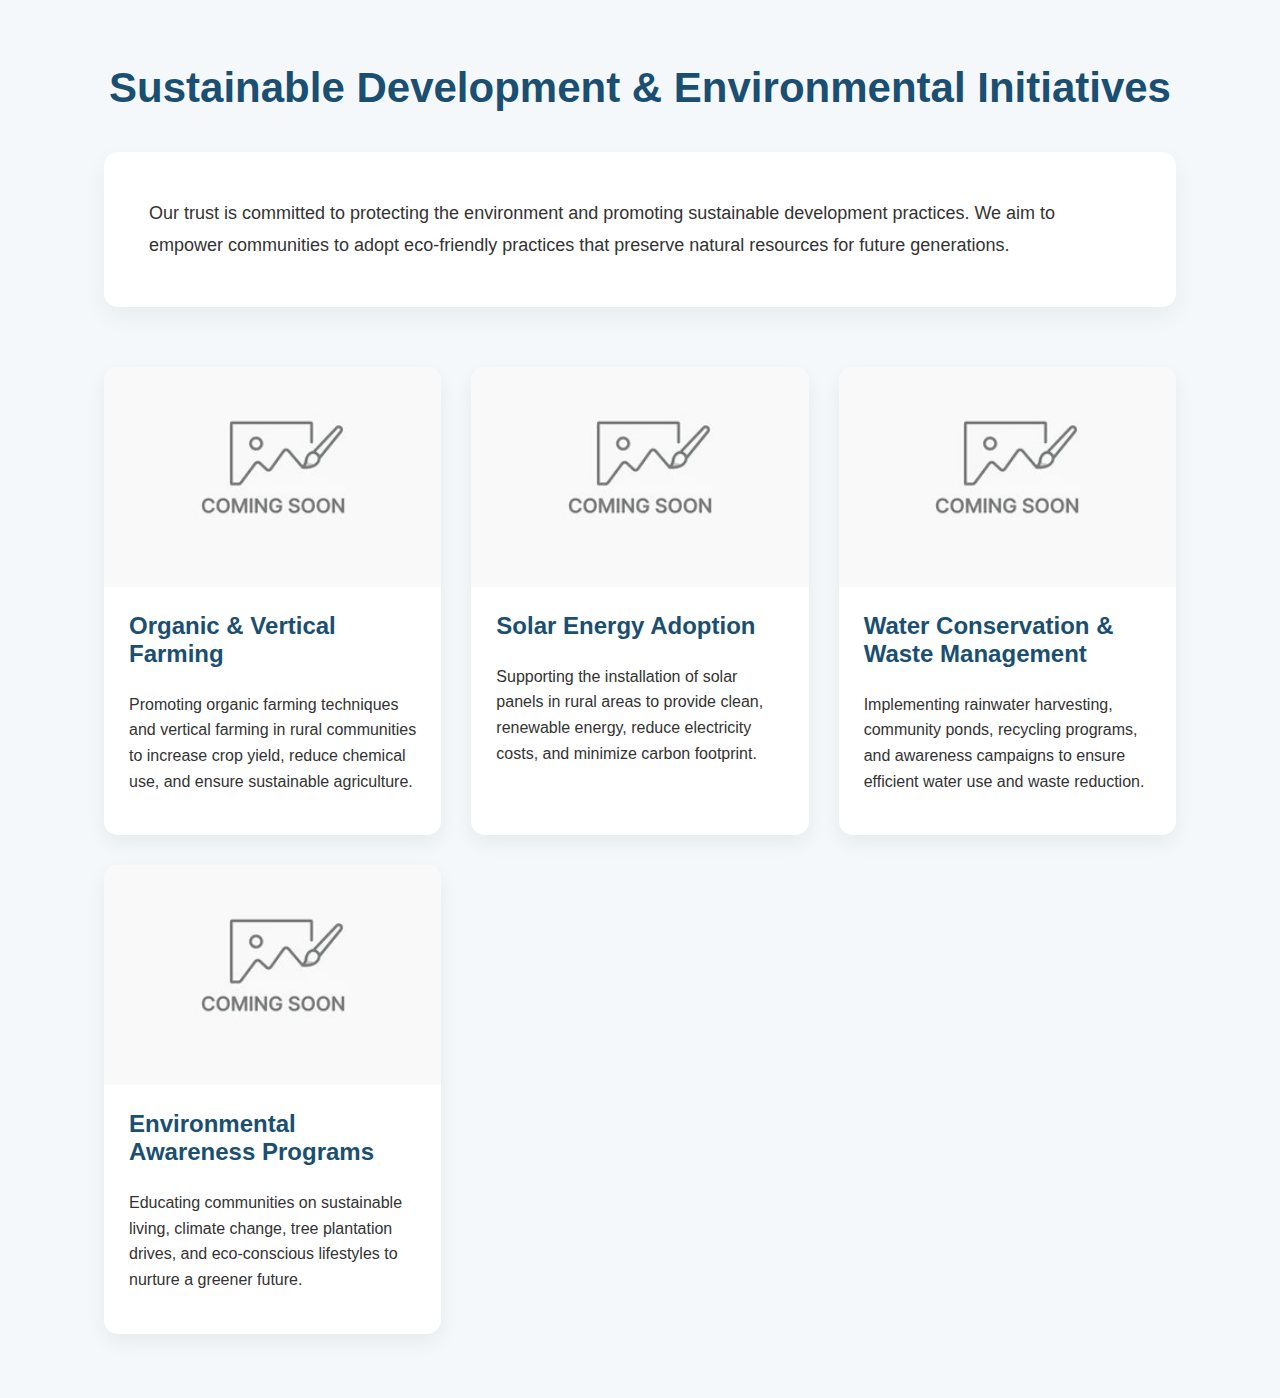
<file: sections/sustainableDevelopment.html>
<!doctype html>
<html lang="en">
  <head>
    <meta charset="UTF-8" />
    <meta name="viewport" content="width=device-width, initial-scale=1.0" />
    <title>Sustainable Development & Environmental Initiatives</title>

    <style>
      * {
        box-sizing: border-box;
      }

      body {
        margin: 0;
        font-family: "Segoe UI", sans-serif;
        background: #f4f8fb;
        color: #333;
      }

      .container {
        max-width: 1200px;
        margin: auto;
        padding: 5vw;
      }

      .section-title {
        text-align: center;
        font-size: clamp(30px, 4vw, 42px);
        color: #1a4f72;
        margin-bottom: 40px;
        font-weight: bold;
      }

      /* Intro box */
      .intro-box {
        background: white;
        padding: clamp(25px, 4vw, 45px);
        border-radius: 14px;
        box-shadow: 0 10px 25px rgba(0, 0, 0, 0.05);
        line-height: 1.8;
        font-size: clamp(16px, 2vw, 18px);
        margin-bottom: 60px;
      }

      /* Grid */
      .environment-grid {
        display: grid;
        grid-template-columns: repeat(auto-fit, minmax(260px, 1fr));
        gap: 30px;
      }

      /* Card */
      .environment-card {
        background: white;
        border-radius: 14px;
        overflow: hidden;
        box-shadow: 0 8px 20px rgba(0, 0, 0, 0.06);
        transition:
          transform 0.3s ease,
          box-shadow 0.3s ease;
        display: flex;
        flex-direction: column;
        cursor: pointer;
      }

      .environment-card:hover {
        transform: translateY(-6px);
        box-shadow: 0 12px 30px rgba(0, 0, 0, 0.12);
      }

      /* Image */
      .environment-card img {
        width: 100%;
        height: 220px;
        object-fit: cover;
        transition: transform 0.3s ease;
      }

      .environment-card:hover img {
        transform: scale(1.08);
      }

      /* Content */
      .environment-content {
        padding: 25px;
      }

      .environment-content h3 {
        margin-top: 0;
        color: #1a4f72;
        font-size: clamp(20px, 2.5vw, 24px);
      }

      .environment-content p {
        font-size: clamp(15px, 2vw, 16px);
        line-height: 1.6;
      }

      /* Mobile */
      @media (max-width: 600px) {
        .environment-card img {
          height: 200px;
        }
      }
    </style>
  </head>

  <body>
    <div class="container">
      <div class="section-title">
        Sustainable Development & Environmental Initiatives
      </div>

      <div class="intro-box">
        Our trust is committed to protecting the environment and promoting
        sustainable development practices. We aim to empower communities to
        adopt eco-friendly practices that preserve natural resources for future
        generations.
      </div>

      <div class="environment-grid">
        <div class="environment-card">
          <img src="../res/placeholder.jpg" alt="Organic Farming" />
          <div class="environment-content">
            <h3>Organic & Vertical Farming</h3>
            <p>
              Promoting organic farming techniques and vertical farming in rural
              communities to increase crop yield, reduce chemical use, and
              ensure sustainable agriculture.
            </p>
          </div>
        </div>

        <div class="environment-card">
          <img src="../res/placeholder.jpg" alt="Solar Energy" />
          <div class="environment-content">
            <h3>Solar Energy Adoption</h3>
            <p>
              Supporting the installation of solar panels in rural areas to
              provide clean, renewable energy, reduce electricity costs, and
              minimize carbon footprint.
            </p>
          </div>
        </div>

        <div class="environment-card">
          <img src="../res/placeholder.jpg" alt="Water Conservation" />
          <div class="environment-content">
            <h3>Water Conservation & Waste Management</h3>
            <p>
              Implementing rainwater harvesting, community ponds, recycling
              programs, and awareness campaigns to ensure efficient water use
              and waste reduction.
            </p>
          </div>
        </div>

        <div class="environment-card">
          <img src="../res/placeholder.jpg" alt="Eco-Awareness" />
          <div class="environment-content">
            <h3>Environmental Awareness Programs</h3>
            <p>
              Educating communities on sustainable living, climate change, tree
              plantation drives, and eco-conscious lifestyles to nurture a
              greener future.
            </p>
          </div>
        </div>
      </div>
    </div>
  </body>
</html>
</file>
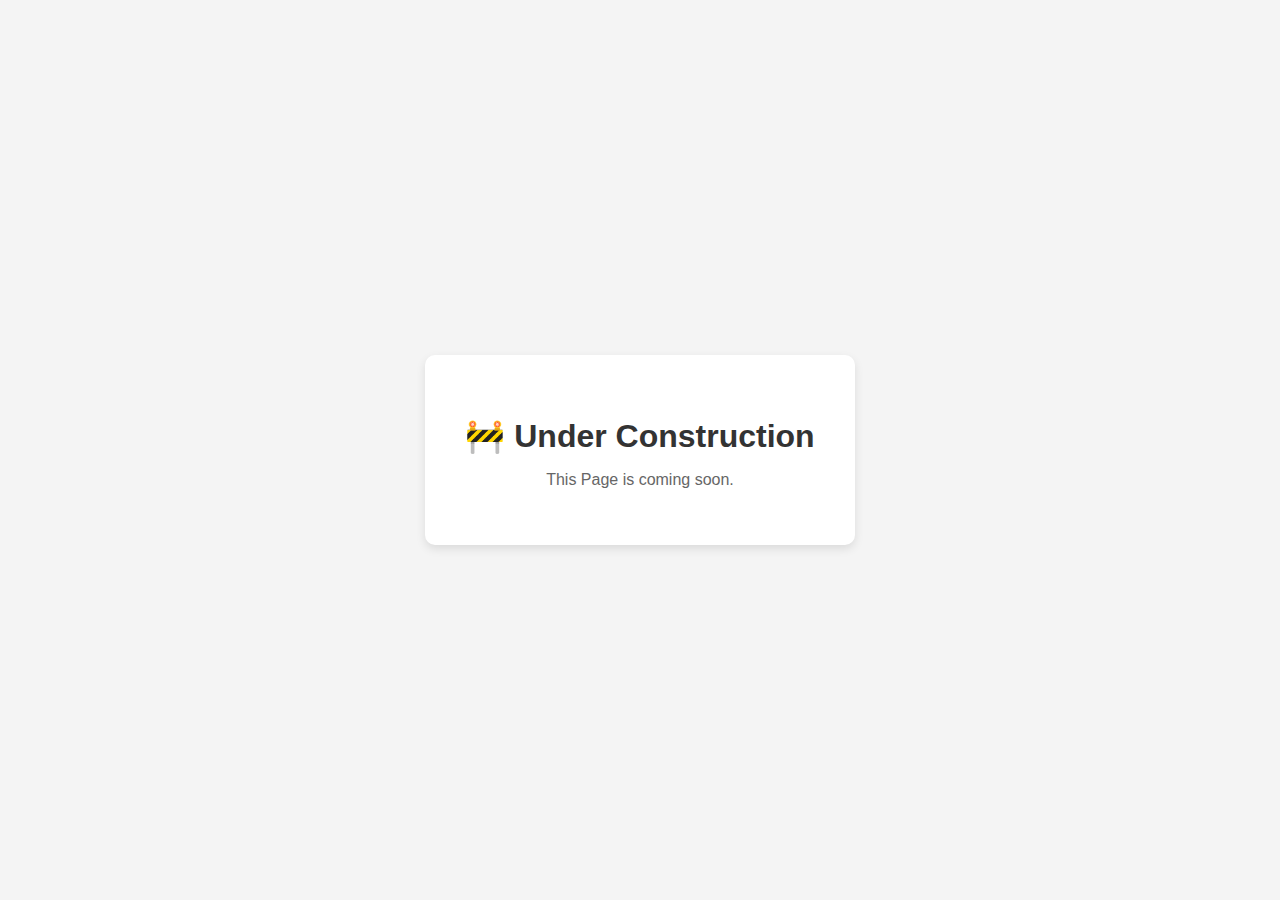
<file: sections/underConstruction.html>
<!doctype html>
<html lang="en">
  <head>
    <meta charset="UTF-8" />
    <title>Under Construction</title>
    <style>
      body {
        margin: 0;
        font-family: Arial, sans-serif;
        background: #f4f4f4;
        display: flex;
        justify-content: center;
        align-items: center;
        height: 100vh;
        text-align: center;
      }
      .box {
        background: white;
        padding: 40px;
        border-radius: 10px;
        box-shadow: 0 4px 10px rgba(0, 0, 0, 0.1);
      }
      h1 {
        margin-bottom: 10px;
        color: #333;
      }
      p {
        color: #666;
      }
    </style>
  </head>
  <body>
    <div class="box">
      <h1>🚧 Under Construction</h1>
      <p>This Page is coming soon.</p>
    </div>
  </body>
</html>
</file>
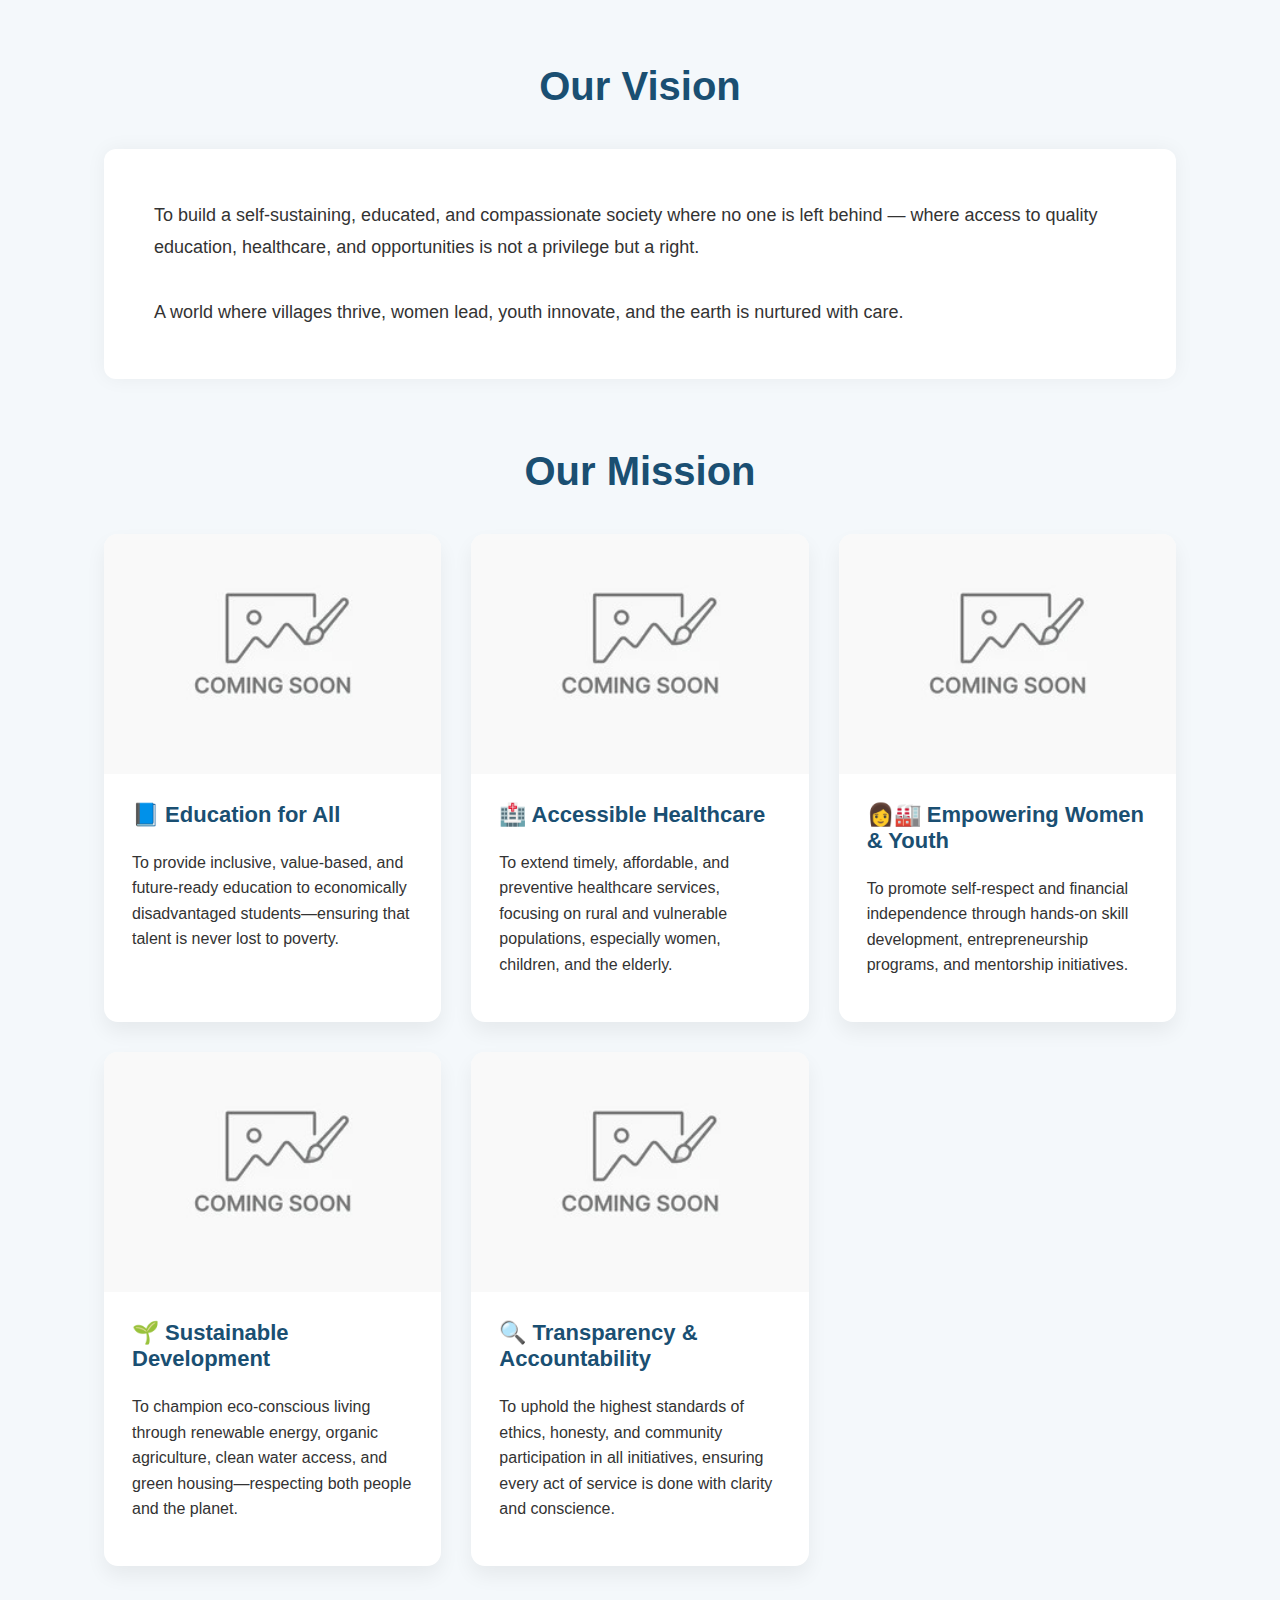
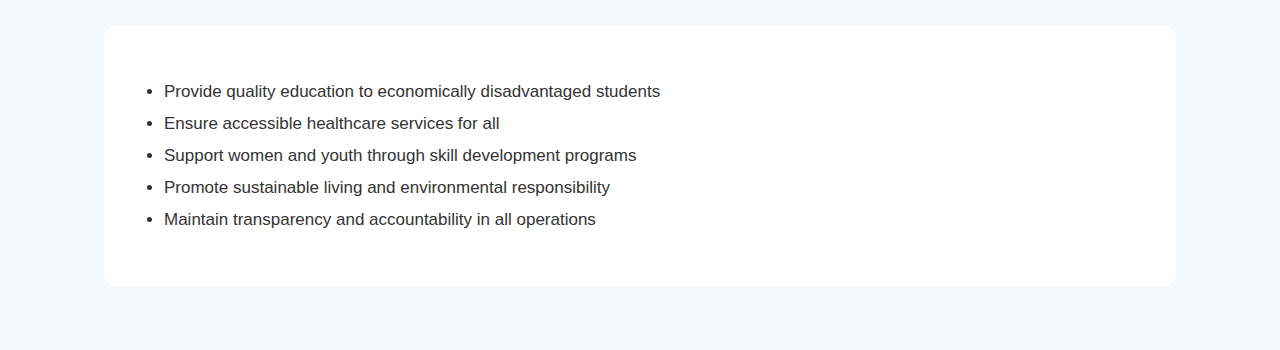
<file: sections/vision&mission.html>
<!doctype html>
<html lang="en">
  <head>
    <meta charset="UTF-8" />
    <meta name="viewport" content="width=device-width, initial-scale=1.0" />

    <title>Vision & Mission</title>

    <style>
      * {
        box-sizing: border-box;
      }

      body {
        margin: 0;
        font-family: "Segoe UI", sans-serif;
        background: #f4f8fb;
        color: #333;
      }

      /* Main container */
      .container {
        max-width: 1200px;
        margin: auto;
        padding: 5vw;
      }

      /* Section Titles */
      .section-title {
        text-align: center;
        font-size: clamp(28px, 4vw, 40px);
        color: #1a4f72;
        margin-bottom: 40px;
        font-weight: bold;
      }

      /* Vision Box */
      .vision-box {
        background: white;
        padding: clamp(25px, 4vw, 50px);
        border-radius: 12px;
        box-shadow: 0 0 20px rgba(0, 0, 0, 0.05);
        line-height: 1.8;
        font-size: clamp(16px, 2vw, 18px);
      }

      /* Mission Grid */
      .mission-grid {
        display: grid;
        grid-template-columns: repeat(auto-fit, minmax(260px, 1fr));
        gap: clamp(20px, 4vw, 30px);
        margin-top: 40px;
      }

      /* Mission Card */
      .mission-card {
        background: white;
        border-radius: 14px;
        overflow: hidden;
        box-shadow: 0 10px 20px rgba(0, 0, 0, 0.06);
        transition: 0.3s ease;
        display: flex;
        flex-direction: column;
      }

      .mission-card:hover {
        transform: translateY(-6px);
      }

      /* Mission Images */
      .mission-card img {
        width: 100%;
        height: clamp(180px, 30vw, 240px);
        object-fit: cover;
      }

      /* Mission Content */
      .mission-content {
        padding: clamp(18px, 3vw, 28px);
        flex: 1;
      }

      .mission-content h3 {
        margin-top: 0;
        color: #1a4f72;
        font-size: clamp(18px, 3vw, 22px);
      }

      .mission-content p {
        font-size: clamp(15px, 2vw, 16px);
        line-height: 1.6;
      }

      /* Core mission points */
      .core-points {
        margin-top: 60px;
        background: white;
        padding: clamp(25px, 4vw, 40px);
        border-radius: 12px;
      }

      .core-points ul {
        padding-left: 20px;
      }

      .core-points li {
        font-size: clamp(15px, 2vw, 17px);
        margin-bottom: 12px;
      }

      /* Mobile fine-tuning */
      @media (max-width: 600px) {
        .mission-card img {
          height: 200px;
        }

        .core-points ul {
          padding-left: 15px;
        }
      }
    </style>
  </head>

  <body>
    <div class="container">
      <!-- Vision Section -->
      <div class="section-title">Our Vision</div>
      <div class="vision-box">
        To build a self-sustaining, educated, and compassionate society where no
        one is left behind — where access to quality education, healthcare, and
        opportunities is not a privilege but a right.
        <br /><br />
        A world where villages thrive, women lead, youth innovate, and the earth
        is nurtured with care.
      </div>

      <!-- Mission Section -->
      <div class="section-title" style="margin-top: 70px">Our Mission</div>

      <div class="mission-grid">
        <div class="mission-card">
          <img src="../res/placeholder.jpg" alt="Education" />
          <div class="mission-content">
            <h3>📘 Education for All</h3>
            <p>
              To provide inclusive, value-based, and future-ready education to
              economically disadvantaged students—ensuring that talent is never
              lost to poverty.
            </p>
          </div>
        </div>

        <div class="mission-card">
          <img src="../res/placeholder.jpg" alt="Healthcare" />
          <div class="mission-content">
            <h3>🏥 Accessible Healthcare</h3>
            <p>
              To extend timely, affordable, and preventive healthcare services,
              focusing on rural and vulnerable populations, especially women,
              children, and the elderly.
            </p>
          </div>
        </div>

        <div class="mission-card">
          <img src="../res/placeholder.jpg" alt="Women Empowerment" />
          <div class="mission-content">
            <h3>👩🏭 Empowering Women & Youth</h3>
            <p>
              To promote self-respect and financial independence through
              hands-on skill development, entrepreneurship programs, and
              mentorship initiatives.
            </p>
          </div>
        </div>

        <div class="mission-card">
          <img src="../res/placeholder.jpg" alt="Sustainability" />
          <div class="mission-content">
            <h3>🌱 Sustainable Development</h3>
            <p>
              To champion eco-conscious living through renewable energy, organic
              agriculture, clean water access, and green housing—respecting both
              people and the planet.
            </p>
          </div>
        </div>

        <div class="mission-card">
          <img src="../res/placeholder.jpg" alt="Transparency" />
          <div class="mission-content">
            <h3>🔍 Transparency & Accountability</h3>
            <p>
              To uphold the highest standards of ethics, honesty, and community
              participation in all initiatives, ensuring every act of service is
              done with clarity and conscience.
            </p>
          </div>
        </div>
      </div>

      <!-- Core Mission Points -->
      <div class="core-points">
        <ul>
          <li>
            Provide quality education to economically disadvantaged students
          </li>
          <li>Ensure accessible healthcare services for all</li>
          <li>Support women and youth through skill development programs</li>
          <li>Promote sustainable living and environmental responsibility</li>
          <li>Maintain transparency and accountability in all operations</li>
        </ul>
      </div>
    </div>
  </body>
</html>
</file>
